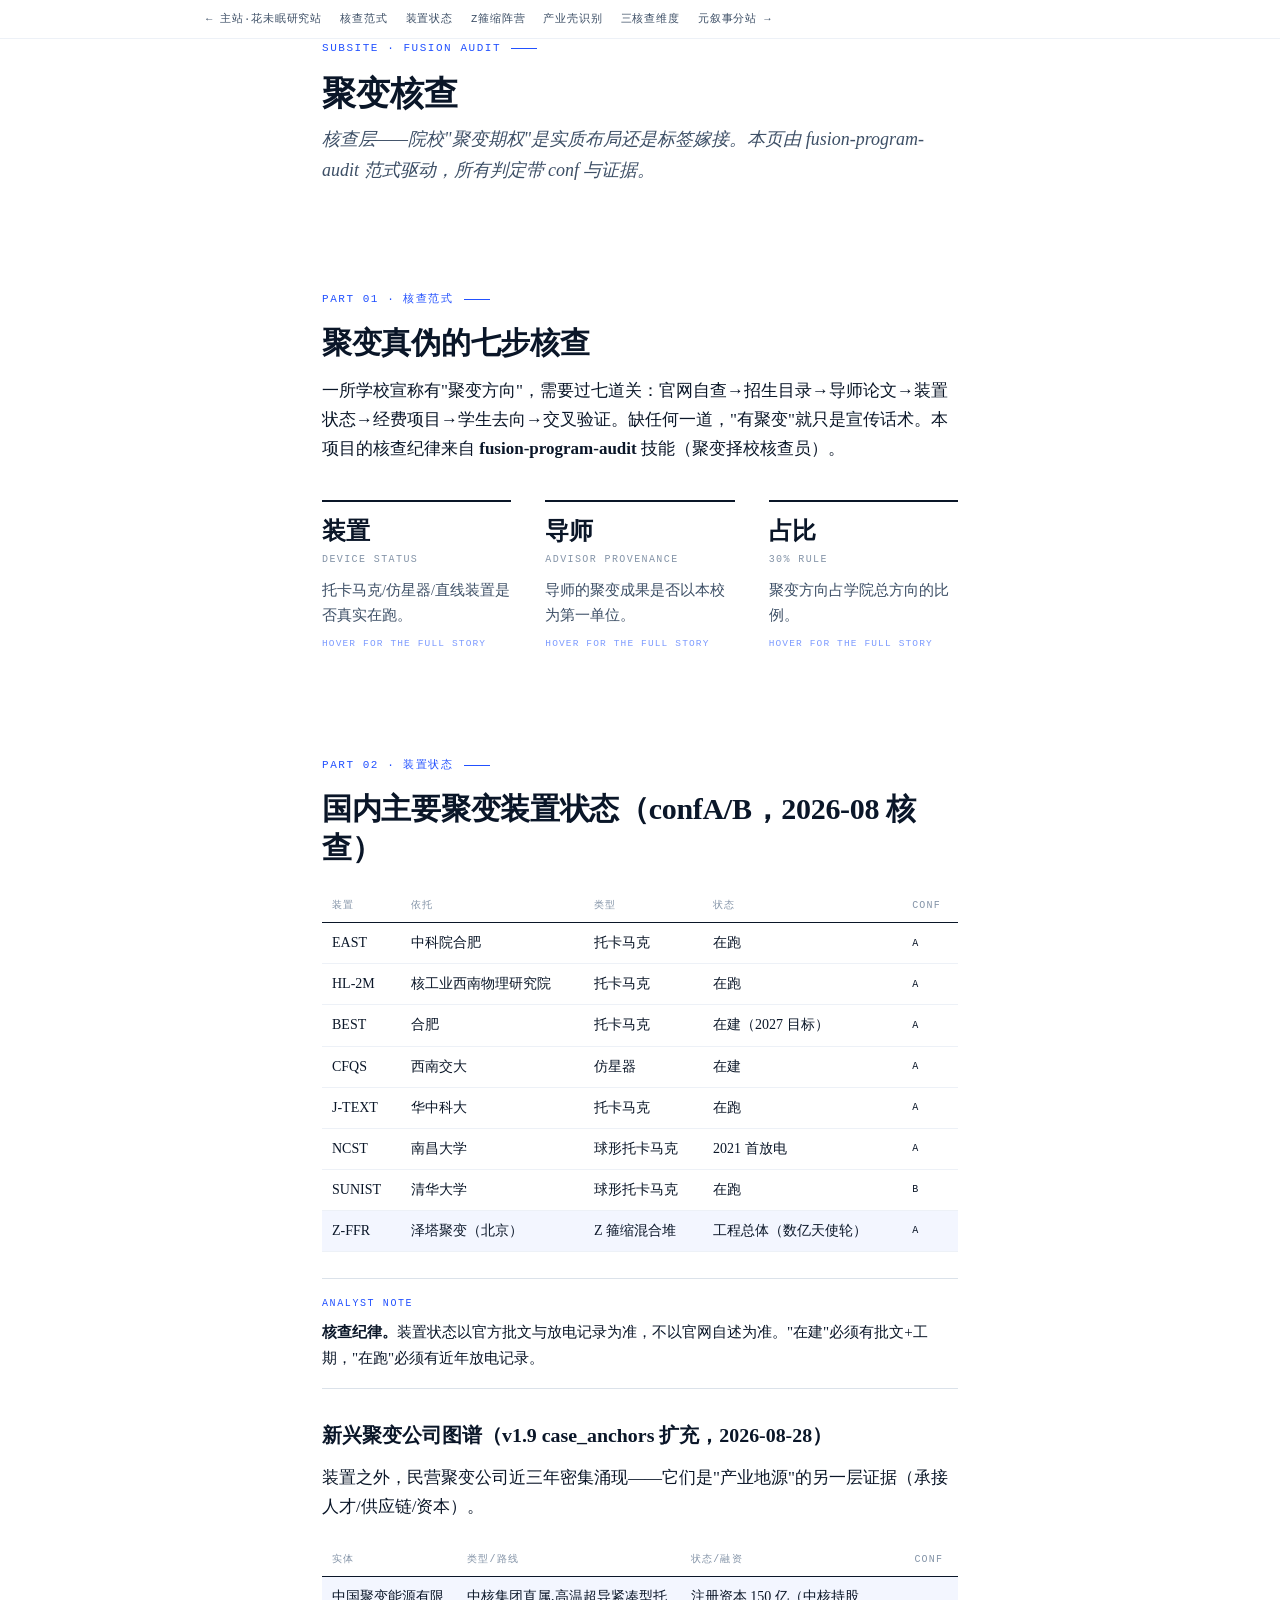
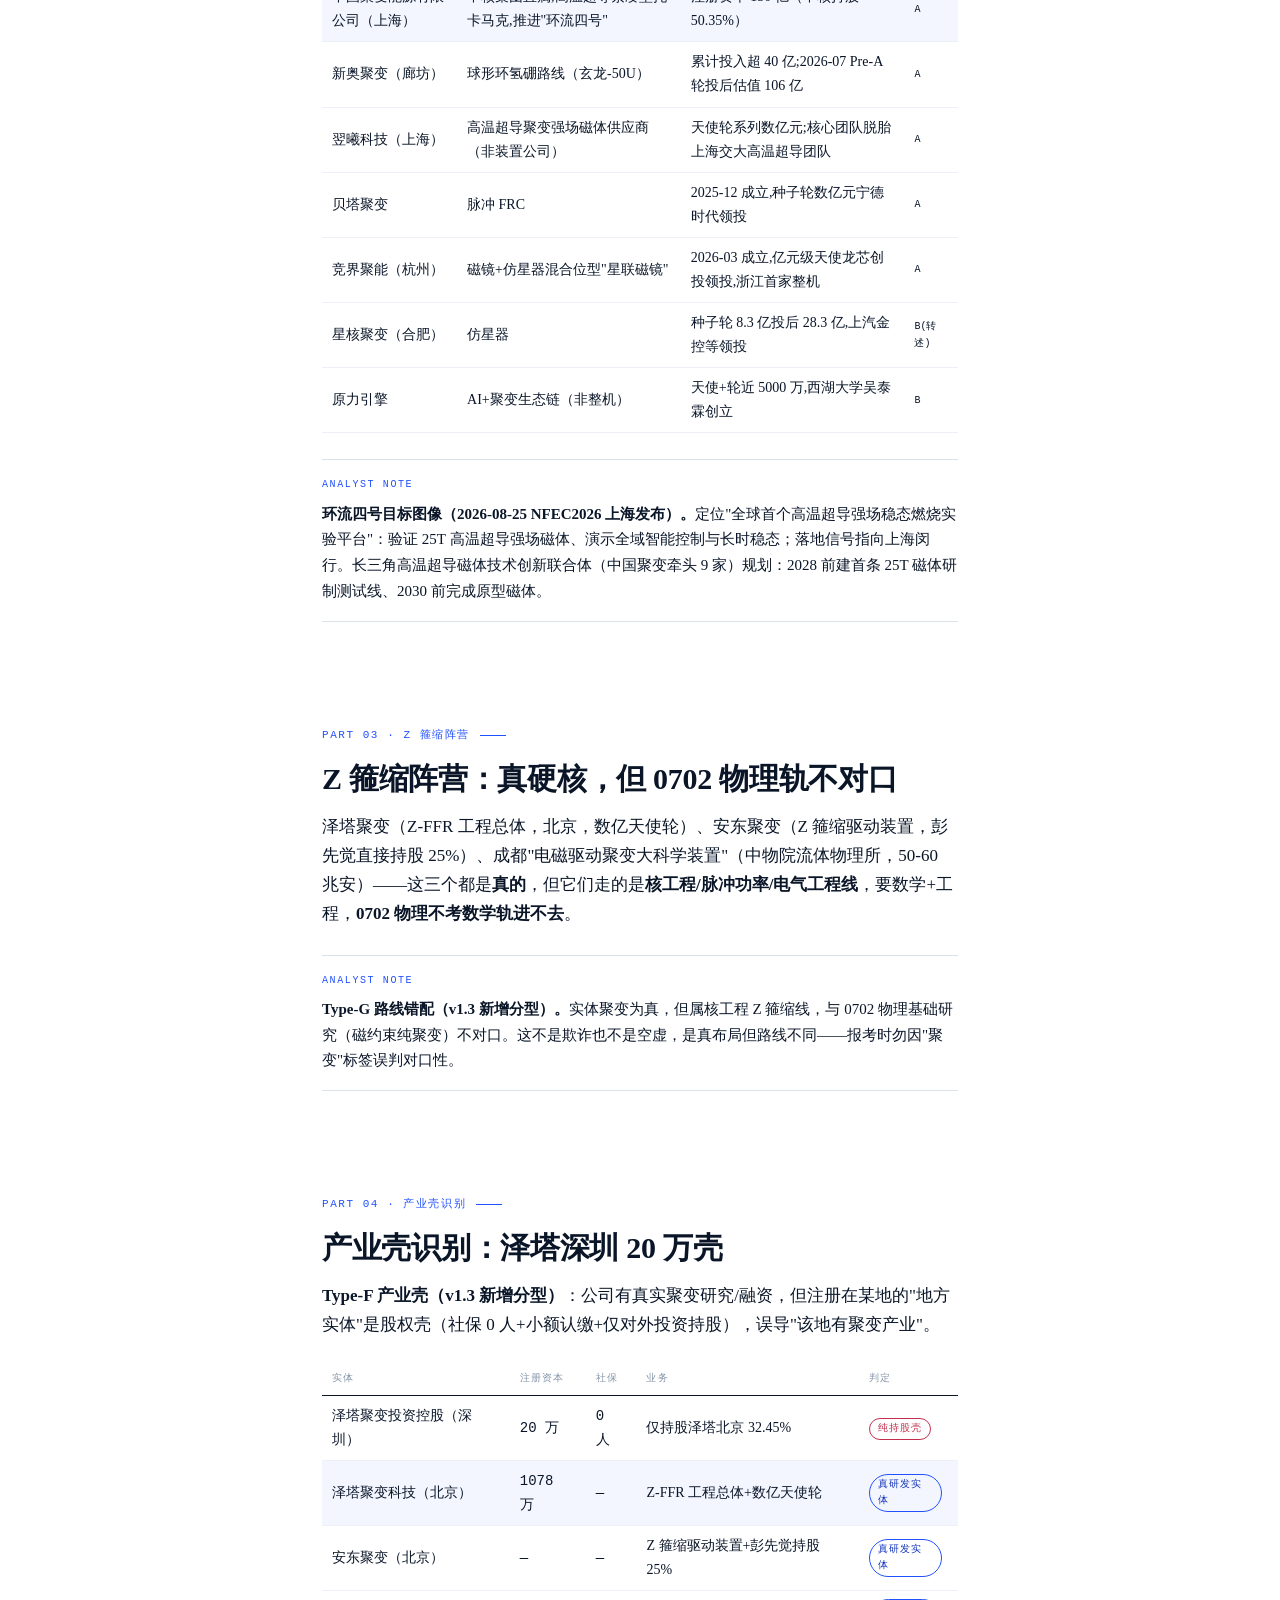
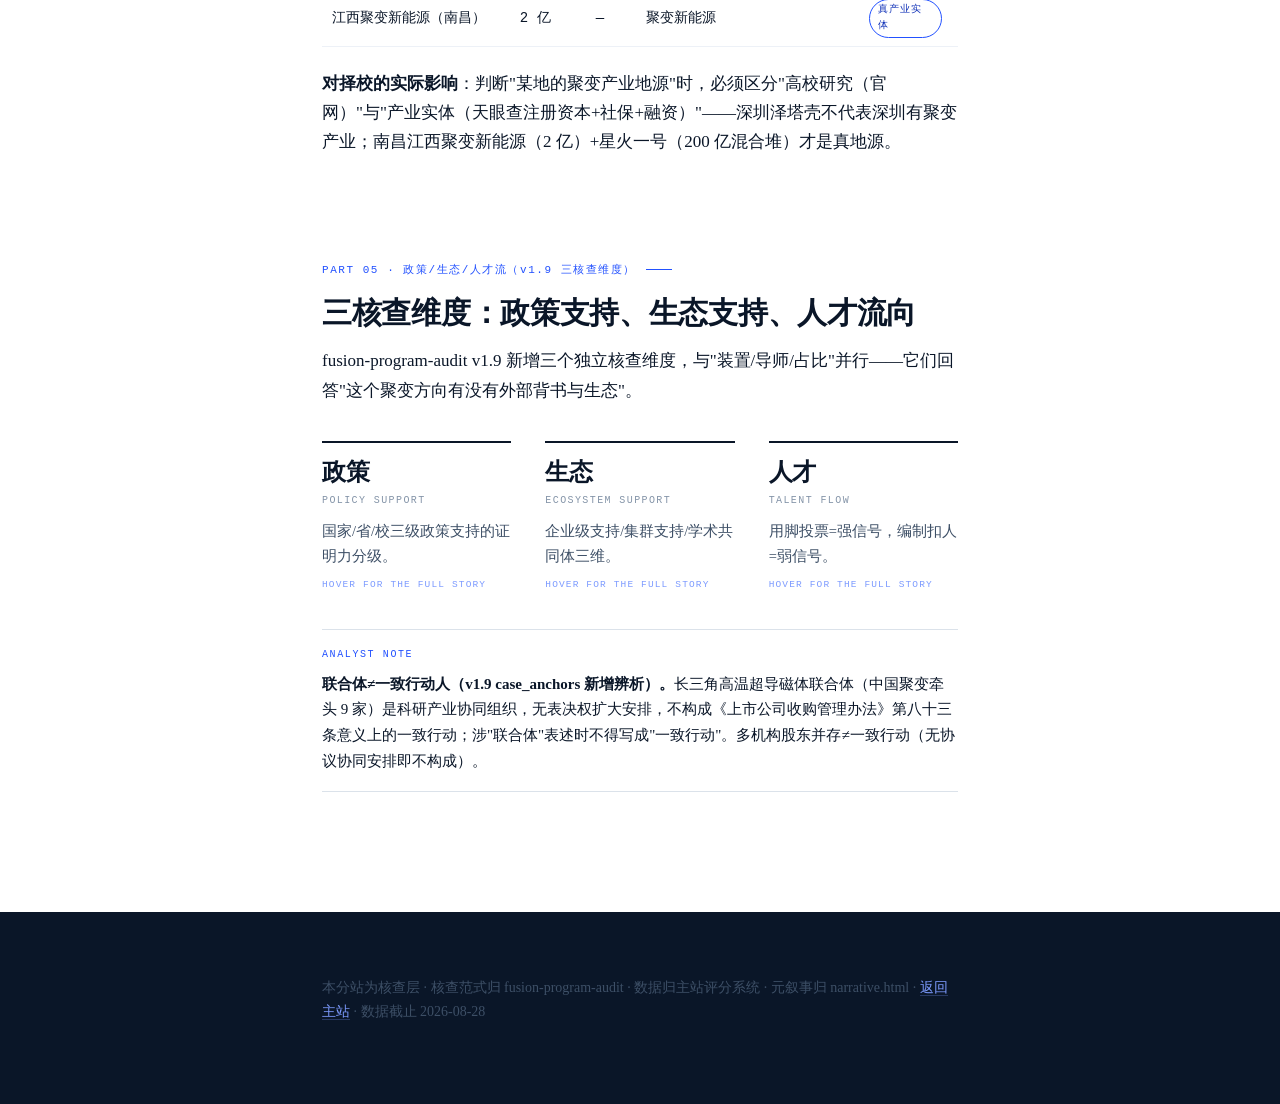
<file: site/fusion.html>
<!DOCTYPE html>
<html lang="zh-CN">
<head>
<meta charset="UTF-8">
<meta name="viewport" content="width=device-width, initial-scale=1.0">
<title>聚变核查 · 海平面下的花未眠（分站）</title>
<meta name="description" content="院校聚变/等离子体方向真伪核查——聚变期权真伪、托卡马克/仿星器装置状态、Z箍缩阵营、产业壳识别、新兴聚变公司图谱、政策/生态/人才流三核查。">
<link rel="stylesheet" href="style.css">
<link rel="icon" href="data:image/svg+xml,<svg xmlns='http://www.w3.org/2000/svg' viewBox='0 0 100 100'><text y='.9em' font-size='90'>⚛</text></svg>">
</head>
<body>

<nav id="toc"><div class="t-in">
  <a href="index.html">← 主站·花未眠研究站</a><a href="#f1">核查范式</a><a href="#f2">装置状态</a>
  <a href="#f3">Z箍缩阵营</a><a href="#f4">产业壳识别</a><a href="#f5">三核查维度</a><a href="narrative.html">元叙事分站 →</a>
</div></nav>

<header class="sub-hero">
  <div class="prose">
    <p class="sec-no">SUBSITE · FUSION AUDIT</p>
    <h1>聚变核查</h1>
    <p class="dek">核查层——院校"聚变期权"是实质布局还是标签嫁接。本页由 fusion-program-audit 范式驱动，所有判定带 conf 与证据。</p>
  </div>
</header>

<main>
<section class="sec" id="f1"><div class="prose">
  <p class="sec-no">PART 01 · 核查范式</p>
  <h2>聚变真伪的七步核查</h2>
  <p class="body">一所学校宣称有"聚变方向"，需要过七道关：官网自查→招生目录→导师论文→装置状态→经费项目→学生去向→交叉验证。缺任何一道，"有聚变"就只是宣传话术。本项目的核查纪律来自 <b>fusion-program-audit</b> 技能（聚变择校核查员）。</p>
  <div class="term-mag">
    <article class="term" tabindex="0">
      <h3 class="t-abbr">装置</h3>
      <p class="t-full">DEVICE STATUS</p>
      <p class="t-gist">托卡马克/仿星器/直线装置是否真实在跑。</p>
      <div class="t-more"><p>四分类：在跑（有近年放电记录）/在建（有批文有工期）/烂尾（停工超期）/纸面（只有规划）。EAST/HL-2M/BEST 在跑，NCST 2021 首放电，CFQS 在建，J-TEXT 在跑。</p></div>
      <p class="t-hint">HOVER FOR THE FULL STORY</p>
    </article>
    <article class="term" tabindex="0">
      <h3 class="t-abbr">导师</h3>
      <p class="t-full">ADVISOR PROVENANCE</p>
      <p class="t-gist">导师的聚变成果是否以本校为第一单位。</p>
      <div class="t-more"><p>"历史成果陷阱"：顶刊论文多为入职前（中物院/西物院期间）产出。报考前须核实现任职期间以该校为第一单位的产出。</p></div>
      <p class="t-hint">HOVER FOR THE FULL STORY</p>
    </article>
    <article class="term" tabindex="0">
      <h3 class="t-abbr">占比</h3>
      <p class="t-full">30% RULE</p>
      <p class="t-gist">聚变方向占学院总方向的比例。</p>
      <div class="t-more"><p>占比 &lt;30% = 标签型（聚变只是招牌，主赛道是材料/光学）。南昌大学物理四方向含等离子体（NCST 球形托卡马克），但硕士招考口径下等离子体名额极少，主赛道仍为材料/光学。</p></div>
      <p class="t-hint">HOVER FOR THE FULL STORY</p>
    </article>
  </div>
</div></section>

<section class="sec" id="f2"><div class="prose">
  <p class="sec-no">PART 02 · 装置状态</p>
  <h2>国内主要聚变装置状态（confA/B，2026-08 核查）</h2>
  <table class="dt">
    <thead><tr><th>装置</th><th>依托</th><th>类型</th><th>状态</th><th>conf</th></tr></thead>
    <tbody>
      <tr><td>EAST</td><td>中科院合肥</td><td>托卡马克</td><td>在跑</td><td class="conf">A</td></tr>
      <tr><td>HL-2M</td><td>核工业西南物理研究院</td><td>托卡马克</td><td>在跑</td><td class="conf">A</td></tr>
      <tr><td>BEST</td><td>合肥</td><td>托卡马克</td><td>在建（2027 目标）</td><td class="conf">A</td></tr>
      <tr><td>CFQS</td><td>西南交大</td><td>仿星器</td><td>在建</td><td class="conf">A</td></tr>
      <tr><td>J-TEXT</td><td>华中科大</td><td>托卡马克</td><td>在跑</td><td class="conf">A</td></tr>
      <tr><td>NCST</td><td>南昌大学</td><td>球形托卡马克</td><td>2021 首放电</td><td class="conf">A</td></tr>
      <tr><td>SUNIST</td><td>清华大学</td><td>球形托卡马克</td><td>在跑</td><td class="conf">B</td></tr>
      <tr class="hl"><td>Z-FFR</td><td>泽塔聚变（北京）</td><td>Z 箍缩混合堆</td><td>工程总体（数亿天使轮）</td><td class="conf">A</td></tr>
    </tbody>
  </table>
  <div class="note-box"><p><b>核查纪律。</b>装置状态以官方批文与放电记录为准，不以官网自述为准。"在建"必须有批文+工期，"在跑"必须有近年放电记录。</p></div>
  <h3 style="margin-top:34px">新兴聚变公司图谱（v1.9 case_anchors 扩充，2026-08-28）</h3>
  <p class="body">装置之外，民营聚变公司近三年密集涌现——它们是"产业地源"的另一层证据（承接人才/供应链/资本）。</p>
  <table class="dt">
    <thead><tr><th>实体</th><th>类型/路线</th><th>状态/融资</th><th>conf</th></tr></thead>
    <tbody>
      <tr class="hl"><td>中国聚变能源有限公司（上海）</td><td>中核集团直属,高温超导紧凑型托卡马克,推进"环流四号"</td><td>注册资本 150 亿（中核持股 50.35%）</td><td class="conf">A</td></tr>
      <tr><td>新奥聚变（廊坊）</td><td>球形环氢硼路线（玄龙-50U）</td><td>累计投入超 40 亿;2026-07 Pre-A 轮投后估值 106 亿</td><td class="conf">A</td></tr>
      <tr><td>翌曦科技（上海）</td><td>高温超导聚变强场磁体供应商（非装置公司）</td><td>天使轮系列数亿元;核心团队脱胎上海交大高温超导团队</td><td class="conf">A</td></tr>
      <tr><td>贝塔聚变</td><td>脉冲 FRC</td><td>2025-12 成立,种子轮数亿元宁德时代领投</td><td class="conf">A</td></tr>
      <tr><td>竞界聚能（杭州）</td><td>磁镜+仿星器混合位型"星联磁镜"</td><td>2026-03 成立,亿元级天使龙芯创投领投,浙江首家整机</td><td class="conf">A</td></tr>
      <tr><td>星核聚变（合肥）</td><td>仿星器</td><td>种子轮 8.3 亿投后 28.3 亿,上汽金控等领投</td><td class="conf">B(转述)</td></tr>
      <tr><td>原力引擎</td><td>AI+聚变生态链（非整机）</td><td>天使+轮近 5000 万,西湖大学吴泰霖创立</td><td class="conf">B</td></tr>
    </tbody>
  </table>
  <div class="note-box"><p><b>环流四号目标图像（2026-08-25 NFEC2026 上海发布）。</b>定位"全球首个高温超导强场稳态燃烧实验平台"：验证 25T 高温超导强场磁体、演示全域智能控制与长时稳态；落地信号指向上海闵行。长三角高温超导磁体技术创新联合体（中国聚变牵头 9 家）规划：2028 前建首条 25T 磁体研制测试线、2030 前完成原型磁体。</p></div>
</div></section>

<section class="sec" id="f3"><div class="prose">
  <p class="sec-no">PART 03 · Z 箍缩阵营</p>
  <h2>Z 箍缩阵营：真硬核，但 0702 物理轨不对口</h2>
  <p class="body">泽塔聚变（Z-FFR 工程总体，北京，数亿天使轮）、安东聚变（Z 箍缩驱动装置，彭先觉直接持股 25%）、成都"电磁驱动聚变大科学装置"（中物院流体物理所，50-60 兆安）——这三个都是<b>真的</b>，但它们走的是<b>核工程/脉冲功率/电气工程线</b>，要数学+工程，<b>0702 物理不考数学轨进不去</b>。</p>
  <div class="note-box"><p><b>Type-G 路线错配（v1.3 新增分型）。</b>实体聚变为真，但属核工程 Z 箍缩线，与 0702 物理基础研究（磁约束纯聚变）不对口。这不是欺诈也不是空虚，是真布局但路线不同——报考时勿因"聚变"标签误判对口性。</p></div>
</div></section>

<section class="sec" id="f4"><div class="prose">
  <p class="sec-no">PART 04 · 产业壳识别</p>
  <h2>产业壳识别：泽塔深圳 20 万壳</h2>
  <p class="body"><b>Type-F 产业壳（v1.3 新增分型）</b>：公司有真实聚变研究/融资，但注册在某地的"地方实体"是股权壳（社保 0 人+小额认缴+仅对外投资持股），误导"该地有聚变产业"。</p>
  <table class="dt">
    <thead><tr><th>实体</th><th>注册资本</th><th>社保</th><th>业务</th><th>判定</th></tr></thead>
    <tbody>
      <tr><td>泽塔聚变投资控股（深圳）</td><td class="num">20 万</td><td class="num">0 人</td><td>仅持股泽塔北京 32.45%</td><td><span class="badge gamma">纯持股壳</span></td></tr>
      <tr class="hl"><td>泽塔聚变科技（北京）</td><td class="num">1078 万</td><td class="num">—</td><td>Z-FFR 工程总体+数亿天使轮</td><td><span class="badge beta">真研发实体</span></td></tr>
      <tr><td>安东聚变（北京）</td><td class="num">—</td><td class="num">—</td><td>Z 箍缩驱动装置+彭先觉持股 25%</td><td><span class="badge beta">真研发实体</span></td></tr>
      <tr><td>江西聚变新能源（南昌）</td><td class="num">2 亿</td><td class="num">—</td><td>聚变新能源</td><td><span class="badge beta">真产业实体</span></td></tr>
    </tbody>
  </table>
  <p class="body"><b>对择校的实际影响</b>：判断"某地的聚变产业地源"时，必须区分"高校研究（官网）"与"产业实体（天眼查注册资本+社保+融资）"——深圳泽塔壳不代表深圳有聚变产业；南昌江西聚变新能源（2 亿）+星火一号（200 亿混合堆）才是真地源。</p>
</div></section>

<section class="sec" id="f5"><div class="prose">
  <p class="sec-no">PART 05 · 政策/生态/人才流（v1.9 三核查维度）</p>
  <h2>三核查维度：政策支持、生态支持、人才流向</h2>
  <p class="body">fusion-program-audit v1.9 新增三个独立核查维度，与"装置/导师/占比"并行——它们回答"这个聚变方向有没有外部背书与生态"。</p>
  <div class="term-mag">
    <article class="term" tabindex="0">
      <h3 class="t-abbr">政策</h3>
      <p class="t-full">POLICY SUPPORT</p>
      <p class="t-gist">国家/省/校三级政策支持的证明力分级。</p>
      <div class="t-more"><p>国家级背书≠该校有份（如"国家十四五聚变工程"是国家层面，某校是否参与需单独核）；省级支持中性偏正；零支持+大词叠加=Type-A 嫌疑。详见 policy_support_rubric.md。</p></div>
      <p class="t-hint">HOVER FOR THE FULL STORY</p>
    </article>
    <article class="term" tabindex="0">
      <h3 class="t-abbr">生态</h3>
      <p class="t-full">ECOSYSTEM SUPPORT</p>
      <p class="t-gist">企业级支持/集群支持/学术共同体三维。</p>
      <div class="t-more"><p>宣称企业合作但工商/官网零记录=Type-B；零发表零会议却"国际领先"=Type-A；装置机时公开记录=实质性强信号；三侧全零=高风险。详见 ecosystem_support_rubric.md。</p></div>
      <p class="t-hint">HOVER FOR THE FULL STORY</p>
    </article>
    <article class="term" tabindex="0">
      <h3 class="t-abbr">人才</h3>
      <p class="t-full">TALENT FLOW</p>
      <p class="t-gist">用脚投票=强信号，编制扣人=弱信号。</p>
      <div class="t-more"><p>核心团队从强平台流向该校=方向真实（如翌曦核心团队脱胎上海交大高温超导团队）；仅靠编制扣留人才而无净流入=方向存疑。详见 talent_flow_signals.md。</p></div>
      <p class="t-hint">HOVER FOR THE FULL STORY</p>
    </article>
  </div>
  <div class="note-box"><p><b>联合体≠一致行动人（v1.9 case_anchors 新增辨析）。</b>长三角高温超导磁体联合体（中国聚变牵头 9 家）是科研产业协同组织，无表决权扩大安排，不构成《上市公司收购管理办法》第八十三条意义上的一致行动；涉"联合体"表述时不得写成"一致行动"。多机构股东并存≠一致行动（无协议协同安排即不构成）。</p></div>
</div></section>
</main>

<footer><div class="prose">
  <p class="small">本分站为核查层 · 核查范式归 fusion-program-audit · 数据归主站评分系统 · 元叙事归 narrative.html · <a href="index.html">返回主站</a> · 数据截止 2026-08-28</p>
</div></footer>
<script src="charts.js" defer></script>
</body>
</html>
</file>
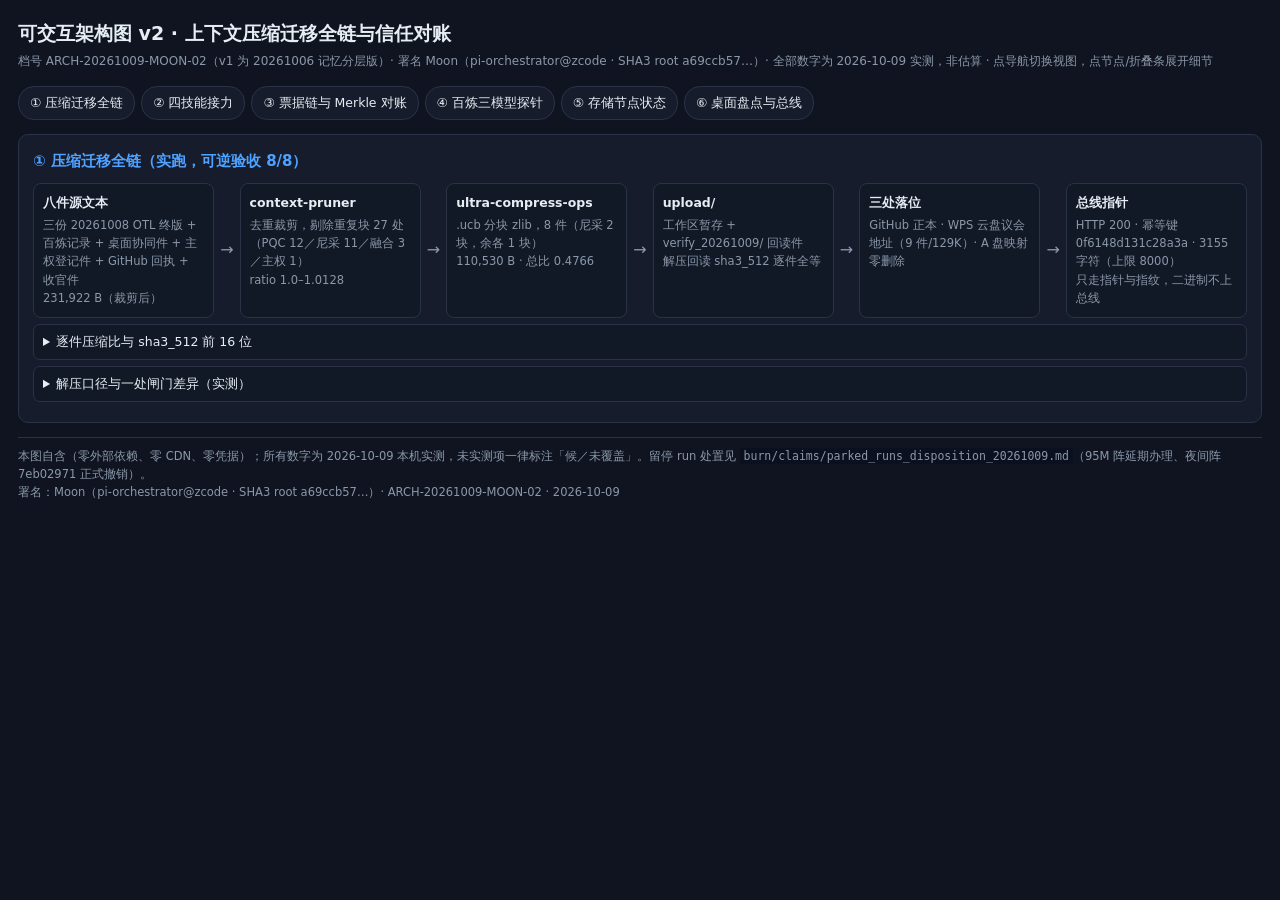
<file: deliverables/20261009/otl/可交互架构图_压缩迁移与三模型与票据链_v2.html>
<!DOCTYPE html>
<html lang="zh-CN">
<head>
<meta charset="utf-8">
<title>可交互架构图 v2 · 压缩迁移全链 / 四技能 / 票据链 / 百炼三模型 / 存储节点</title>
<style>
:root{--bg:#0f1420;--fg:#e6edf3;--mut:#8b98a9;--acc:#4ea1ff;--ok:#3fb950;--warn:#d29922;--bad:#f85149;--card:#161c2b;--line:#2a3346}
*{box-sizing:border-box}
body{margin:0;background:var(--bg);color:var(--fg);font:14px/1.6 "Microsoft YaHei",system-ui,sans-serif;padding:18px}
h1{font-size:19px;margin:0 0 4px}
.sub{color:var(--mut);font-size:12px;margin-bottom:14px}
nav{display:flex;flex-wrap:wrap;gap:6px;margin-bottom:14px}
nav a{padding:6px 11px;border:1px solid var(--line);border-radius:16px;color:var(--fg);text-decoration:none;font-size:12.5px;background:var(--card)}
nav a:hover{border-color:var(--acc);color:var(--acc)}
section{display:none;background:var(--card);border:1px solid var(--line);border-radius:10px;padding:14px;margin-bottom:12px}
section:target{display:block}
#chain{display:block}
h2{font-size:15px;margin:0 0 10px;color:var(--acc)}
.flow{display:flex;flex-wrap:wrap;align-items:stretch;gap:6px}
.node{flex:1 1 148px;min-width:148px;border:1px solid var(--line);border-radius:8px;padding:9px;background:#111826;cursor:pointer}
.node:hover{border-color:var(--acc)}
.node b{display:block;font-size:12.5px;margin-bottom:3px}
.node span{color:var(--mut);font-size:11.5px;display:block}
.arw{align-self:center;color:var(--mut);font-size:16px}
table{width:100%;border-collapse:collapse;font-size:12.5px;margin-top:6px}
th,td{border:1px solid var(--line);padding:5px 7px;text-align:left;vertical-align:top}
th{background:#111826;color:var(--mut);font-weight:600}
details{border:1px solid var(--line);border-radius:7px;padding:7px 9px;margin:6px 0;background:#111826}
summary{cursor:pointer;font-size:12.5px}
details[open] summary{color:var(--acc);margin-bottom:5px}
.pill{display:inline-block;padding:1px 7px;border-radius:10px;font-size:11px;border:1px solid}
.ok{color:var(--ok);border-color:var(--ok)}.warn{color:var(--warn);border-color:var(--warn)}.bad{color:var(--bad);border-color:var(--bad)}.mut{color:var(--mut);border-color:var(--line)}
code{background:#0b1020;padding:1px 4px;border-radius:3px;font-size:11.5px}
.foot{color:var(--mut);font-size:11.5px;margin-top:14px;border-top:1px solid var(--line);padding-top:9px}
</style>
</head>
<body>
<h1>可交互架构图 v2 · 上下文压缩迁移全链与信任对账</h1>
<div class="sub">档号 ARCH-20261009-MOON-02（v1 为 20261006 记忆分层版）· 署名 Moon（pi-orchestrator@zcode · SHA3 root a69ccb57…）· 全部数字为 2026-10-09 实测，非估算 · 点导航切换视图，点节点/折叠条展开细节</div>

<nav>
<a href="#chain">① 压缩迁移全链</a>
<a href="#skills">② 四技能接力</a>
<a href="#tickets">③ 票据链与 Merkle 对账</a>
<a href="#models">④ 百炼三模型探针</a>
<a href="#nodes">⑤ 存储节点状态</a>
<a href="#desk">⑥ 桌面盘点与总线</a>
</nav>

<section id="chain">
<h2>① 压缩迁移全链（实跑，可逆验收 8/8）</h2>
<div class="flow">
<div class="node"><b>八件源文本</b><span>三份 20261008 OTL 终版 + 百炼记录 + 桌面协同件 + 主权登记件 + GitHub 回执 + 收官件</span><span>231,922 B（裁剪后）</span></div>
<div class="arw">→</div>
<div class="node"><b>context-pruner</b><span>去重裁剪，剔除重复块 27 处（PQC 12／尼采 11／融合 3／主权 1）</span><span>ratio 1.0–1.0128</span></div>
<div class="arw">→</div>
<div class="node"><b>ultra-compress-ops</b><span>.ucb 分块 zlib，8 件（尼采 2 块，余各 1 块）</span><span>110,530 B · 总比 0.4766</span></div>
<div class="arw">→</div>
<div class="node"><b>upload/</b><span>工作区暂存 + verify_20261009/ 回读件</span><span>解压回读 sha3_512 逐件全等</span></div>
<div class="arw">→</div>
<div class="node"><b>三处落位</b><span>GitHub 正本 · WPS 云盘议会地址（9 件/129K）· A 盘映射</span><span>零删除</span></div>
<div class="arw">→</div>
<div class="node"><b>总线指针</b><span>HTTP 200 · 幂等键 0f6148d131c28a3a · 3155 字符（上限 8000）</span><span>只走指针与指纹，二进制不上总线</span></div>
</div>
<details><summary>逐件压缩比与 sha3_512 前 16 位</summary>
<table><tr><th>件</th><th>裁剪后 B</th><th>.ucb B</th><th>比</th><th>sha3_16</th></tr>
<tr><td>PQC 方案 v1.2</td><td>55,914</td><td>24,650</td><td>0.4409</td><td><code>8401980aab20adb4</code></td></tr>
<tr><td>尼采综述 v1.1</td><td>86,533</td><td>39,887</td><td>0.4609</td><td><code>531c2f442feb1c32</code></td></tr>
<tr><td>融合简报</td><td>43,376</td><td>19,647</td><td>0.4529</td><td><code>ccbe61aa1b7ad168</code></td></tr>
<tr><td>百炼三模型记录</td><td>7,866</td><td>4,422</td><td>0.5622</td><td><code>c4ca964f5b341d24</code></td></tr>
<tr><td>桌面协同件</td><td>6,627</td><td>4,238</td><td>0.6395</td><td><code>f2bc8ffe45a65f2c</code></td></tr>
<tr><td>凭据主权登记件</td><td>6,993</td><td>3,996</td><td>0.5714</td><td><code>289058e50cf92a45</code></td></tr>
<tr><td>GitHub 回执</td><td>11,572</td><td>6,405</td><td>0.5535</td><td><code>82e452a3d8dd55e6</code></td></tr>
<tr><td>收官对账件</td><td>13,041</td><td>7,285</td><td>0.5586</td><td><code>011c791b0243ec0d</code></td></tr>
<tr><th>合计</th><th>231,922</th><th>110,530</th><th>0.4766</th><th>—</th></tr></table>
</details>
<details><summary>解压口径与一处闸门差异（实测）</summary>
<p><code>python burn/skills-sample/ultra-compress-ops/scripts/ultra_compress.py --extract &lt;件.ucb&gt; --outdir &lt;工作区内目录&gt;</code></p>
<p>该技能 outdir 闸<b>只允许工作区根内</b>，比 <code>ls-bus-format-ops</code>（含 %TEMP% 与 A 盘）更严——实测拒绝 <code>%TEMP%</code> 并报「超出允许目录」。故回读验证落 <code>upload/verify_20261009/</code>。</p>
</details>
</section>

<section id="skills">
<h2>② 四技能接力（正本口径：GitHub 唯一正本，工作区为同步副本）</h2>
<div class="flow">
<div class="node"><b>\context-pruner</b><span>上下文裁剪／去重</span><span>selftest 10/10 PASS</span></div>
<div class="arw">→</div>
<div class="node"><b>\ls-bus-format-ops</b><span>目录清单 → biz.ls 信封（含 sha256_16 指纹）</span><span>v1.4 · SELFTEST PASS</span></div>
<div class="arw">→</div>
<div class="node"><b>\ultra-compress-ops</b><span>.ucb 分块 zlib 极致压缩</span><span>selftest 11/11 PASS</span></div>
<div class="arw">→</div>
<div class="node"><b>\link-bridge-ops</b><span>指针登记至共享交换区／esc 台账</span><span>selftest 12/12 PASS</span></div>
</div>
<details><summary>v1.4 的读写分离白名单（本轮升级要点）</summary>
<table><tr><th>层</th><th>规则</th><th>实测</th></tr>
<tr><td>输入层</td><td>拒上跳分量（<code>os.pardir</code>）与空字节，先于任何拼接</td><td>三条逃逸用例全 BLOCKED</td></tr>
<tr><td>归一层</td><td><code>normpath</code>+<code>abspath</code> 后再比对</td><td>—</td></tr>
<tr><td>扫描白名单 SCAN_ROOTS</td><td>burn／upload／opensrc／A:\OPL_A2A／%TEMP%／~/WPSDrive／<b>桌面两处真身（只读）</b></td><td>桌面 38 项盘点成功</td></tr>
<tr><td>写白名单 OUT_ROOTS</td><td>同上但<b>不含桌面</b></td><td>selftest 负例：桌面作 <code>--out</code> 必被拒</td></tr>
<tr><td>语义</td><td>扫描全程只读；落盘仅 <code>Path.write_text</code></td><td>过 Mimosa 闸（写模式 <code>open(变量,'w')</code> 会被拦）</td></tr></table>
</details>
</section>

<section id="tickets">
<h2>③ 票据链与 SHA3-512 Merkle 对账</h2>
<div class="flow">
<div class="node"><b>-01 首发</b><span>root16 <code>bc59b12db2d37dac</code></span><span>5 叶（融合简报 exists:false 未入树）</span></div>
<div class="arw">→</div>
<div class="node"><b>-02 修订轮重签</b><span>root16 <code>44f3fcce839648f8</code></span><span>凭据席签，5 件</span></div>
<div class="arw">→</div>
<div class="node"><b>撞号件（作废留痕）</b><span>root16 <code>437c8572e8058a93</code></span><span>本体误用 -02 编号，自报；不删不作现行</span></div>
<div class="arw">→</div>
<div class="node"><b>-03 现行</b><span>root16 <code>546d43b398a20c27</code></span><span>10 件（含两张前序票据入树自证）</span></div>
</div>
<details><summary>算法与诚实边界</summary>
<p>叶 = <code>sha3_512(file)</code>；父 = <code>sha3_512(left_hex + right_hex)</code>；奇数节点复制自身；叶序 = artifacts 数组序。任何人可据 artifacts 逐件重算复核。</p>
<p><span class="pill warn">sig = null</span> 三张票据的 HMAC-SHA3-512 签名均待 <code>OPL_TICKET_KEY</code> 注入后补签——<b>完整性已由 Merkle 根保障，身份认证待补</b>；未注入即不伪造签名值。</p>
<p><span class="pill bad">已自报</span> 版本背离：<code>754b3c9</code> 入仓之 PQC 为 v1.0，修订后 v1.1→v1.2 于 <code>fc47b4e</code>+<code>a54eb33</code> 收敛；推送阶段排在复核修订之前是根因，已登记为拓扑教训。</p>
</details>
</section>

<section id="models">
<h2>④ 百炼三模型强制调用探针（2026-10-09 实测）</h2>
<table>
<tr><th>能力</th><th>型号</th><th>HTTP</th><th>时延</th><th>关键输出</th></tr>
<tr><td rowspan="2">向量编码</td><td>text-embedding-v4</td><td><span class="pill ok">200</span></td><td>419.5 ms</td><td>dim=1024</td></tr>
<tr><td>text-embedding-v3</td><td><span class="pill bad">400</span></td><td>307.4 ms</td><td>AllocationQuota.FreeTierOnly（免费额度耗尽／控制台「仅用免费额度」）</td></tr>
<tr><td rowspan="2">重排序</td><td>gte-rerank-v2</td><td><span class="pill ok">200</span></td><td>304.5 ms</td><td>0.1804 / 0.1471 / 0.006（语义序正确）</td></tr>
<tr><td>gte-rerank（v1）</td><td><span class="pill bad">403</span></td><td>182.8 ms</td><td>AccessDenied（该型号未授权）</td></tr>
<tr><td>决策模型</td><td>qwen-plus 单次前向 + json_object</td><td><span class="pill ok">200</span></td><td>1761.0 ms</td><td>label/yes_no/score/probabilities（和=1）/confidence 0.72</td></tr>
<tr><td rowspan="2">世界模型</td><td>专用端点 /services/worldmodel/…</td><td><span class="pill bad">400</span></td><td>168.3 ms</td><td>Model not exist（两次独立探测同结论）</td></tr>
<tr><td>qwen-max 近似（实时导演+角色演绎）</td><td><span class="pill warn">200 近似</span></td><td>4118.9 ms</td><td>scene_state/next_beats[3]/role_lines/director_note</td></tr>
</table>
<details><summary>方法论与自报订正</summary>
<p>承 Cairn 席 ASR 破局教训：<b>「不可用」之判须先穷尽型号与参数变体</b>——本席依此把两处型号墙打穿（v3→v4、v1→v2），故不得据单一型号失败判「能力不可用」。</p>
<p><span class="pill bad">自报</span> 前轮工作流 notCovered 曾载「候主权人授权与凭据入 .env」——不成立：<code>DASHSCOPE_API_KEY</code> 早在册（16 键之一），真实障碍只是型号级额度与授权。</p>
<p><span class="pill mut">未覆盖</span> 世界模型之「世界探索」模式无对应公开端点，<b>不以对话模型近似冒充</b>，候主权人指明产品或端点名。</p>
<p>纪律：键值零回显（仅输出 <code>key_len=117</code>）；仅 https + host 白名单 <code>dashscope.aliyuncs.com</code>；解析后逐 IP 拒环回／私有／保留／链路本地。</p>
</details>
</section>

<section id="nodes">
<h2>⑤ 存储节点状态（实测口径，候凭据者不冒称已通）</h2>
<table>
<tr><th>节点</th><th>状态</th><th>证据／阻塞</th></tr>
<tr><td>GitHub <code>moonhwm/openplanlink-mirror</code>（唯一正本）</td><td><span class="pill ok">已通</span></td><td>push <code>754b3c9..a54eb33</code> 快进无 force；ls-remote == 本地 HEAD 全等</td></tr>
<tr><td>WPS 云盘（议会物理地址）</td><td><span class="pill ok">已通</span></td><td>共享交换区 <code>压缩迁移_20261009\</code> 9 件/129K；协同件与商榷稿副本在册</td></tr>
<tr><td>A2A 总线 <code>120.46.86.165</code></td><td><span class="pill ok">已通</span></td><td>bus_rows=7881 可读；本轮两次投递 HTTP 200（幂等键 ed6a0320…／0f6148d1…）</td></tr>
<tr><td>GitCode 白名单镜像</td><td><span class="pill ok">已通</span></td><td>九库 + photocraft + codex-cockpit（HEAD d117c9b）在盘</td></tr>
<tr><td>A 盘 <code>A:\OPL_A2A</code></td><td><span class="pill ok">已通</span></td><td>四 junction + MAPPING_MANIFEST §7.9/§7.10 已追加</td></tr>
<tr><td>ima-skill</td><td><span class="pill warn">候补</span></td><td>凭据形态已换发（clientid=32位hex／apikey=base64，标签反向）；本轮未调用</td></tr>
<tr><td>Neon</td><td><span class="pill warn">候凭据</span></td><td>接口占位已留，无凭据不冒称已通</td></tr>
<tr><td>Supabase</td><td><span class="pill bad">409</span></td><td>新域名 <code>openplanlink-a2a-….qoder.website</code> 未就绪；旧 IP 主用、禁抢跑</td></tr>
<tr><td>百度网盘</td><td><span class="pill warn">候凭据</span></td><td>同上，接口占位</td></tr>
<tr><td>华为云 X 实例</td><td><span class="pill warn">候排期</span></td><td>强制排期榨取议题在册，未获实例</td></tr>
<tr><td>Server酱 <code>sc3.ft07.com</code></td><td><span class="pill bad">白名单外</span></td><td>不在 HTTP 白名单域内，登记候补；sendkey 值零落盘</td></tr>
</table>
</section>

<section id="desk">
<h2>⑥ 桌面盘点与总线上传（DF-DESK-20261009-MOON-01）</h2>
<div class="flow">
<div class="node"><b>桌面真身</b><span>OneDrive\桌面 38 项（11 目录 + 27 文件）；Desktop 仅 3 项</span></div>
<div class="arw">→</div>
<div class="node"><b>只读盘点</b><span>六个实质目录 → biz.ls 信封</span><span>620 件 / 27,415,025 B（26.15 MB）</span></div>
<div class="arw">→</div>
<div class="node"><b>铁律过滤</b><span>.lnk 21／.url 2／desktop.ini／_敏感_加密存储 未扫未传；两份 AccessKey CSV 只登记存在性</span><span>零删除、零移动</span></div>
<div class="arw">→</div>
<div class="node"><b>七席分派</b><span>Cairn 去重 510 件／Trae 基线／workbuddy 副本落位／星枢外站／K3 大文件／砚 SBOM／Moon 台账</span><span>候 DF-ACK 回执</span></div>
<div class="arw">→</div>
<div class="node"><b>总线通告</b><span>HTTP 200 · 2036 字符 · 幂等键 ed6a03202e213d0e</span><span>桥回显：协同已就绪，待各席认领</span></div>
</div>
<details><summary>六目录清单指纹</summary>
<table><tr><th>目录</th><th>件数</th><th>字节</th><th>清单 sha3_16</th></tr>
<tr><td>席位交付_散件归档</td><td>368</td><td>16,375,833</td><td><code>9c26c5cd43adfb28</code></td></tr>
<tr><td>_整理_各席交付</td><td>142</td><td>5,112,475</td><td><code>b93deb23f410f52d</code></td></tr>
<tr><td>_归档_桌面整理_20261008</td><td>63</td><td>1,843,424</td><td><code>06350bc4ab90429a</code></td></tr>
<tr><td>报告_输出</td><td>41</td><td>1,425,042</td><td><code>b5a8a5a58fd97f87</code></td></tr>
<tr><td>全局声明_治理文档</td><td>4</td><td>2,657,801</td><td><code>6e2d845ffe3ed36b</code></td></tr>
<tr><td>_A2A议会交付</td><td>2</td><td>450</td><td><code>49afbba086aef80a</code></td></tr></table>
</details>
</section>

<div class="foot">
本图自含（零外部依赖、零 CDN、零凭据）；所有数字为 2026-10-09 本机实测，未实测项一律标注「候／未覆盖」。留停 run 处置见 <code>burn/claims/parked_runs_disposition_20261009.md</code>（95M 阵延期办理、夜间阵 7eb02971 正式撤销）。<br>
署名：Moon（pi-orchestrator@zcode · SHA3 root a69ccb57…）· ARCH-20261009-MOON-02 · 2026-10-09
</div>
</body>
</html>
</file>
<file: site/style.css>
/* 登月者的花未眠 · 海平面下的花未眠 — 月海夜色主题 */
:root{
  --paper:#ffffff; --paper-hi:#f5f7fb;
  --ink:#0a1628; --ink-md:#3d4f66; --ink-lo:#8494a8;
  --line:#dbe2ea; --line-lo:#edf1f7;
  --blue:#2251ff; --blue-deep:#1233b8; --blue-soft:#7d9bff;
  --neg:#c22f4e; --gold:#d4b06a; --gold-deep:#b07a10;
  --night:#0a1628; --night-2:#12244a; --night-3:#1b3a6b;
  --serif:"et-book","Source Han Serif SC","Noto Serif CJK SC",Palatino,Georgia,"Songti SC",serif;
  --mono:"SF Mono",Menlo,Consolas,"Liberation Mono",monospace;
}
*{margin:0;padding:0;box-sizing:border-box}
html{scroll-behavior:smooth}
body{font-family:var(--serif);color:var(--ink);background:var(--paper);font-size:17px;line-height:1.72;-webkit-font-smoothing:antialiased}
::selection{background:#2251ff22}
h1,h2,h3{font-weight:700;line-height:1.3}
a{color:var(--blue-deep);text-decoration:none;border-bottom:1px solid #2251ff33}
a:hover{border-bottom-color:var(--blue)}
.prose{max-width:692px;margin:0 auto;padding:0 28px}
.wide{max-width:800px;margin:0 auto;padding:0 28px}
.wide.xl{max-width:924px}
.kicker{font-family:var(--mono);font-size:11px;letter-spacing:.14em;color:var(--ink-lo);text-transform:uppercase}
.sec{margin:104px 0}
.sec-no{font-family:var(--mono);font-size:11px;letter-spacing:.14em;color:var(--blue);display:flex;align-items:center;gap:10px;margin-bottom:14px}
.sec-no::after{content:"";width:26px;height:1px;background:var(--blue)}
.sec h2{font-size:30px;margin-bottom:10px;letter-spacing:-.01em}
.dek{font-style:italic;color:var(--ink-md);font-size:18px;margin:8px 0 30px}
p.body{margin:14px 0;color:var(--ink)}
.small{font-size:14px;color:var(--ink-md)}
.mono{font-family:var(--mono)}
.hlnum{font-family:var(--mono);color:var(--blue-deep);font-weight:700}
.negnum{font-family:var(--mono);color:var(--neg);font-weight:700}
/* cover */
#cover{position:relative;min-height:100vh;background:linear-gradient(180deg,#050d1f 0%,#0a1628 42%,#12244a 78%,#0a1628 100%);color:#e8eefc;overflow:hidden;display:flex;flex-direction:column}
#cover .stars{position:absolute;inset:0;pointer-events:none}
#cover .moonwrap{position:absolute;top:9%;right:11%;width:150px;height:150px;pointer-events:none}
#cover-inner{position:relative;z-index:2;margin:auto;max-width:880px;padding:110px 40px 60px;text-align:left}
#cover .c-kick{font-family:var(--mono);font-size:11px;letter-spacing:.3em;color:var(--blue-soft);margin-bottom:26px}
#cover h1{font-size:clamp(38px,6.2vw,64px);letter-spacing:.02em;color:#f4f7ff;font-weight:700}
#cover h1 .thin{color:#8fa9e8;font-weight:400}
#cover .c-sub{margin-top:20px;font-size:18px;color:#b9c8ea;max-width:560px;font-style:italic}
#cover .c-meta{margin-top:44px;display:flex;flex-wrap:wrap;gap:10px 26px;font-family:var(--mono);font-size:11px;letter-spacing:.12em;color:#7d93c4}
#cover .c-img{margin:44px auto 0;max-width:880px;position:relative;z-index:2}
#cover .c-img img{width:100%;display:block;border:1px solid #ffffff14;filter:saturate(.92)}
#cover .c-cap{font-family:var(--mono);font-size:10px;letter-spacing:.12em;color:#66779f;margin-top:10px;text-align:right}
.scroll-hint{position:absolute;bottom:26px;left:50%;transform:translateX(-50%);z-index:3;font-family:var(--mono);font-size:10px;letter-spacing:.3em;color:#66779f;animation:bob 2.6s ease-in-out infinite}
@keyframes bob{50%{transform:translate(-50%,7px)}}
@media (prefers-reduced-motion:reduce){.scroll-hint{animation:none}}
/* TOC */
#toc{position:sticky;top:0;z-index:40;background:#fffffff2;backdrop-filter:blur(8px);border-bottom:1px solid var(--line-lo)}
#toc .t-in{max-width:924px;margin:0 auto;padding:10px 28px;display:flex;gap:18px;overflow-x:auto;font-family:var(--mono);font-size:10.5px;letter-spacing:.08em}
#toc a{color:var(--ink-md);border:none;white-space:nowrap}
#toc a:hover{color:var(--blue)}
/* quote/note */
blockquote.quote-card{border-top:2px solid var(--ink);border-bottom:1px solid var(--line);padding:22px 0;margin:34px 0}
blockquote.quote-card::before{content:"FROM THE RECORD";font-family:var(--mono);font-size:10px;letter-spacing:.16em;color:var(--ink-lo);display:block;margin-bottom:12px}
.q-text{font-size:21px;font-style:italic;line-height:1.5}
.q-who{margin-top:12px;font-size:13px;color:var(--ink-md)}
.note-box{border-top:1px solid var(--line);border-bottom:1px solid var(--line);padding:16px 0;margin:26px 0;font-size:15px}
.note-box::before{content:"ANALYST NOTE";font-family:var(--mono);font-size:10px;letter-spacing:.16em;color:var(--blue);display:block;margin-bottom:8px}
/* terms */
.term-mag{display:grid;grid-template-columns:repeat(3,minmax(0,1fr));gap:34px;margin:36px 0}
.term{border-top:2px solid var(--ink);padding-top:14px;position:relative}
.t-abbr{font-size:24px;letter-spacing:-.01em}
.t-full{font-family:var(--mono);font-size:10px;letter-spacing:.14em;color:var(--ink-lo);margin:4px 0 10px}
.t-gist{font-size:14.5px;color:var(--ink-md)}
.t-more{max-height:0;opacity:0;overflow:hidden;transition:max-height .45s ease,opacity .45s ease}
.term:hover .t-more,.term:focus .t-more{max-height:320px;opacity:1}
.t-more p{font-size:13.5px;color:var(--ink-md);margin-top:10px;border-top:1px solid var(--line-lo);padding-top:10px}
.t-hint{font-family:var(--mono);font-size:9.5px;letter-spacing:.12em;color:var(--blue-soft);margin-top:8px}
.term:hover .t-hint{opacity:0}
@media (max-width:760px){.term-mag{grid-template-columns:1fr}}
/* figures */
figure{margin:40px 0}
.fig-title{font-size:19px;font-weight:700;margin-bottom:2px}
.fig-sub{font-family:var(--mono);font-size:10px;letter-spacing:.1em;color:var(--ink-lo);margin-bottom:14px}
.fig-src{font-family:var(--mono);font-size:10px;letter-spacing:.08em;color:var(--ink-lo);margin-top:10px;border-top:1px solid var(--line-lo);padding-top:8px}
.fig-src b{color:var(--ink-md)}
canvas.chart{width:100%;display:block}
/* data table */
table.dt{width:100%;border-collapse:collapse;margin:22px 0;font-size:14px}
table.dt th{font-family:var(--mono);font-size:10px;letter-spacing:.12em;color:var(--ink-lo);text-align:left;padding:8px 10px;border-bottom:1.5px solid var(--ink);font-weight:400;text-transform:uppercase}
table.dt td{padding:8px 10px;border-bottom:1px solid var(--line-lo);color:var(--ink)}
table.dt tr.hl td{background:#2251ff0d}
table.dt td.num{font-family:var(--mono)}
/* badges */
.badge{display:inline-block;font-family:var(--mono);font-size:9.5px;letter-spacing:.1em;padding:2px 8px;border:1px solid var(--line);border-radius:99px;color:var(--ink-md);margin-right:6px;vertical-align:1px}
.badge.beta{border-color:var(--blue);color:var(--blue-deep)}
.badge.vacuum{border-color:var(--gold);color:var(--gold-deep)}
.badge.gamma{border-color:var(--neg);color:var(--neg)}
.badge.alpha{border-color:#008a6d;color:#008a6d}
.badge.mixed{border-color:var(--ink-lo)}
.conf{font-family:var(--mono);font-size:10px;color:var(--ink-lo)}
/* drill card */
#drill{position:fixed;inset:0;z-index:90;display:none;align-items:center;justify-content:center;background:#0a162899;backdrop-filter:blur(3px)}
#drill.on{display:flex}
#drill .d-card{background:var(--night);color:#e8eefc;max-width:480px;width:calc(100% - 56px);border-top:3px solid var(--blue);padding:26px 28px;box-shadow:0 24px 60px #0008}
#drill .d-k{font-family:var(--mono);font-size:10px;letter-spacing:.16em;color:var(--blue-soft)}
#drill .d-t{font-size:20px;font-weight:700;margin:8px 0 4px}
#drill .d-v{font-family:var(--mono);font-size:30px;color:var(--gold);margin:6px 0 10px}
#drill .d-s{font-size:14px;color:#b9c8ea;line-height:1.6}
#drill .d-src{margin-top:14px;padding-top:10px;border-top:1px solid #ffffff1c;font-family:var(--mono);font-size:10px;letter-spacing:.1em;color:#7d93c4}
#drill .d-x{position:absolute;top:14px;right:18px;color:#8fa9e8;font-family:var(--mono);cursor:pointer;font-size:12px;letter-spacing:.1em}
[data-drill]{cursor:pointer;border-bottom:1px dashed #2251ff55}
[data-drill]:hover{background:#2251ff0d}
/* lazy */
.lz{opacity:0;transform:translateY(14px);transition:opacity .7s ease,transform .7s ease}
.lz.on{opacity:1;transform:none}
@media (prefers-reduced-motion:reduce){.lz{opacity:1;transform:none;transition:none}}
/* motif band */
.motif{display:grid;grid-template-columns:180px 1fr;gap:34px;align-items:center;margin:44px 0}
.motif img{width:180px;height:180px;object-fit:cover;border:1px solid var(--line)}
.motif .m-txt{font-style:italic;color:var(--ink-md);font-size:16px}
@media (max-width:640px){.motif{grid-template-columns:1fr}.motif img{width:100%;height:auto}}
/* footer */
footer{margin-top:120px;background:var(--night);color:#93a7d4;padding:64px 0 80px}
footer .prose{color:#93a7d4}
footer h3{color:#e8eefc;font-size:20px;margin-bottom:14px}
footer .f-grid{display:grid;grid-template-columns:1fr 1fr;gap:40px}
@media (max-width:700px){footer .f-grid{grid-template-columns:1fr}}
footer a{color:var(--blue-soft);border-bottom-color:#7d9bff44}
.src-table{width:100%;border-collapse:collapse;font-size:13px}
.src-table td{padding:7px 8px;border-bottom:1px solid #ffffff14;vertical-align:top}
.src-table .k{font-family:var(--mono);color:var(--blue-soft);white-space:nowrap}
.src-cat{font-family:var(--mono);font-size:9px;letter-spacing:.1em;padding:1px 6px;border-radius:2px}
.src-cat.company{background:#008a6d22;color:#2ec4a6}
.src-cat.industry{background:#b07a1022;color:#d4b06a}
.src-cat.broker{background:#c22f4e22;color:#e77a93}
.src-cat.kimi{background:#2251ff22;color:#8fa9e8}
</file>
